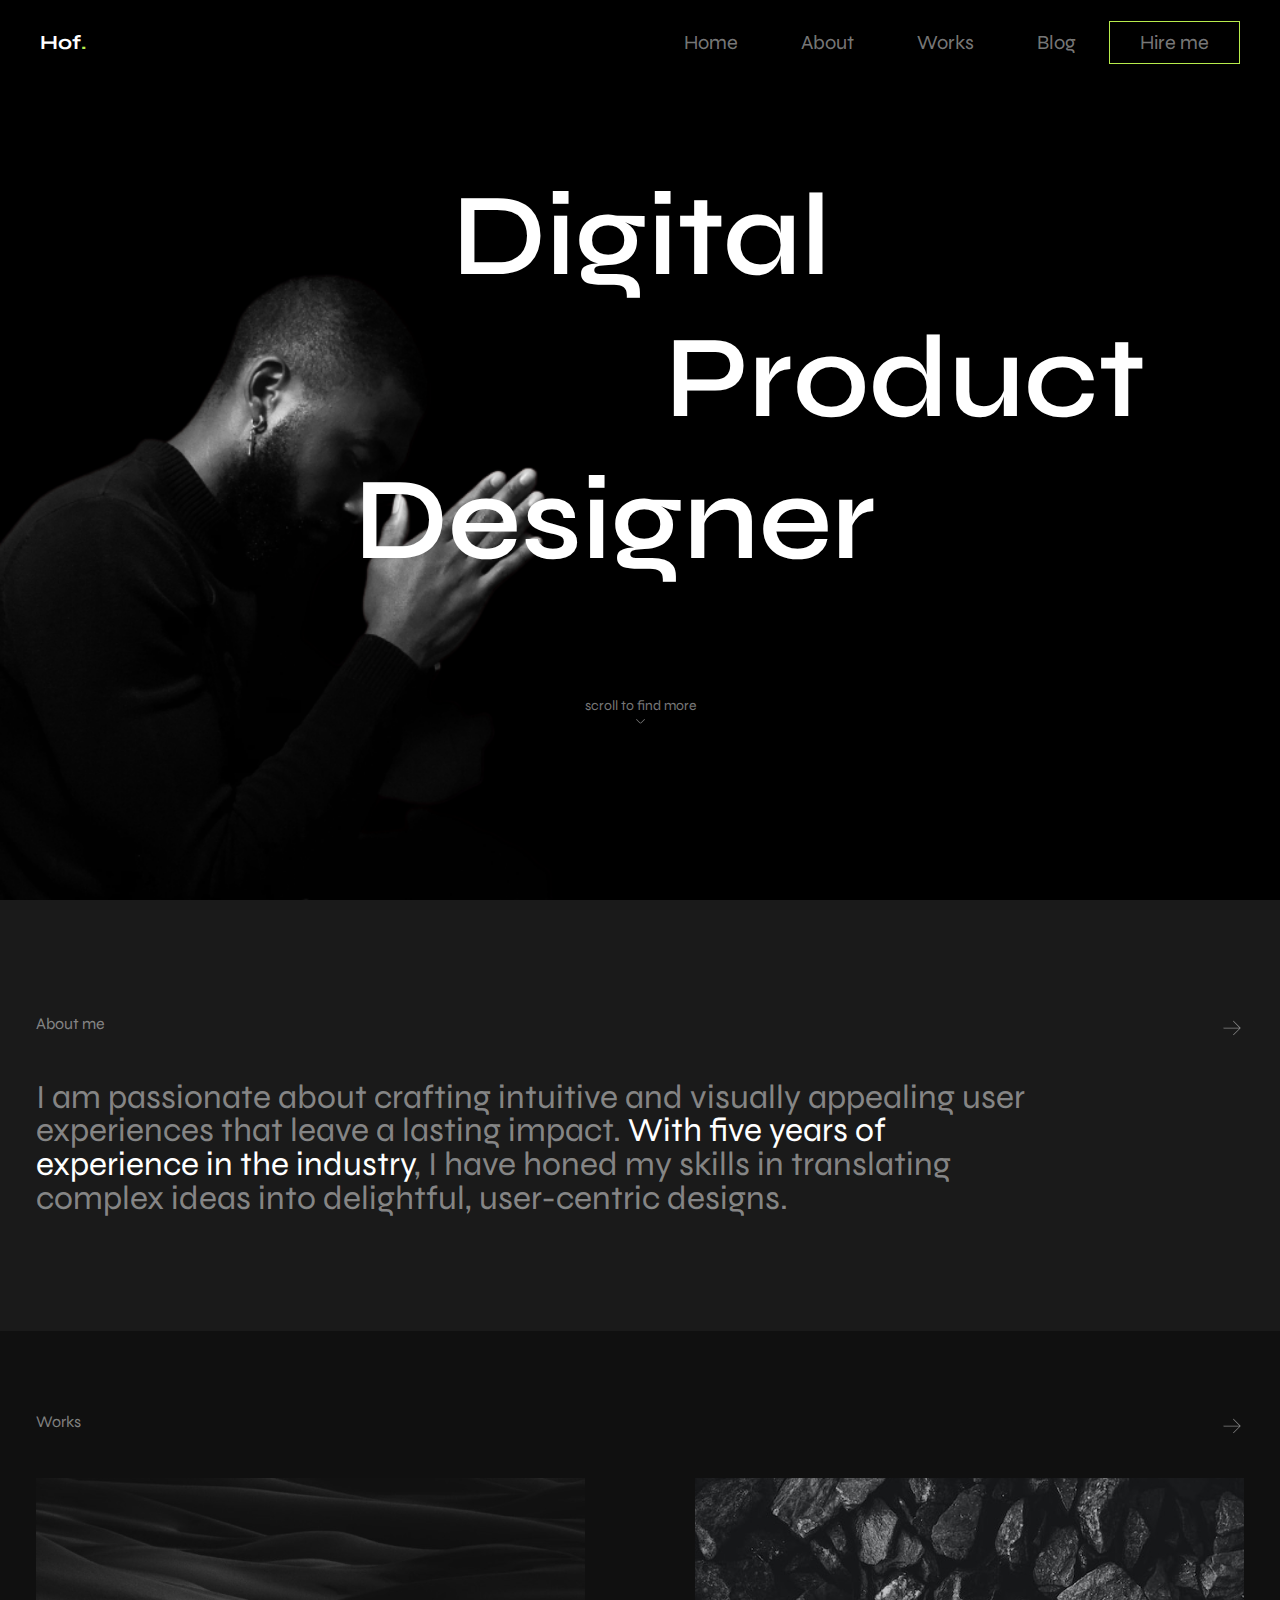
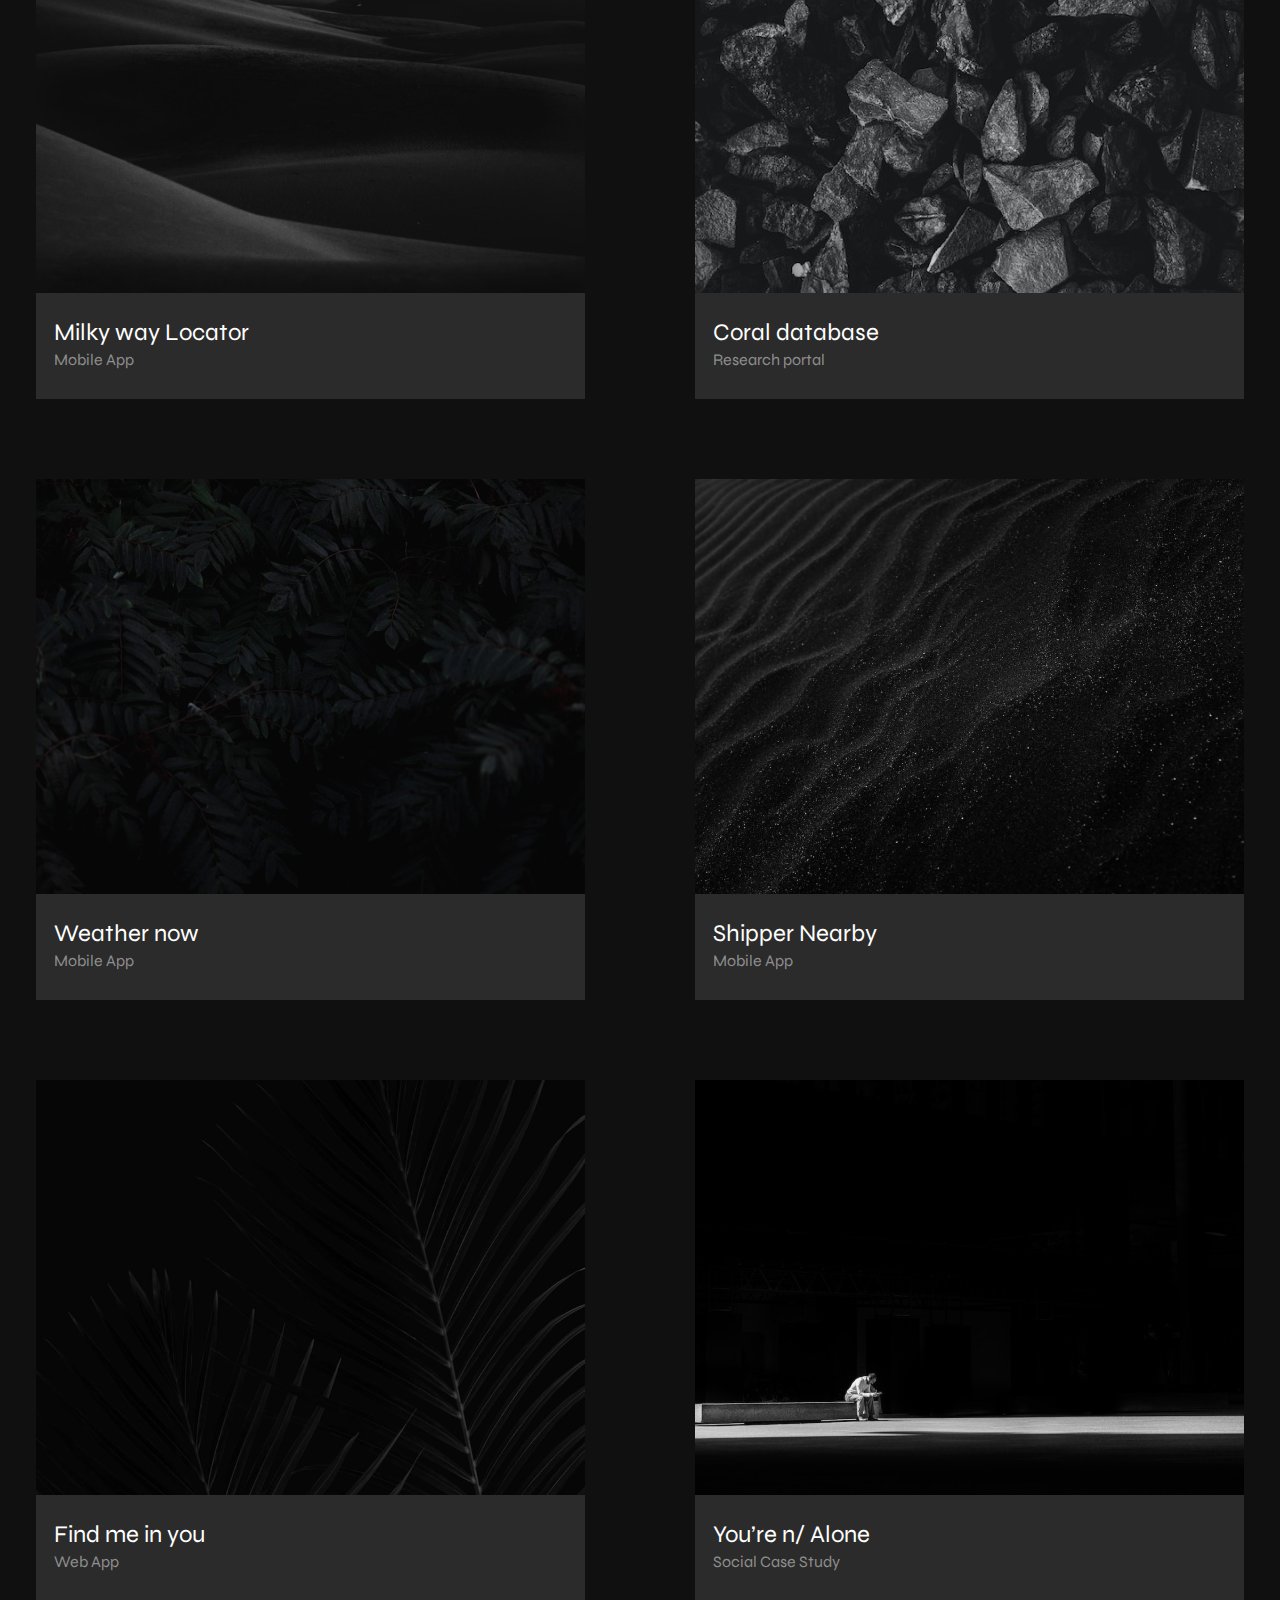
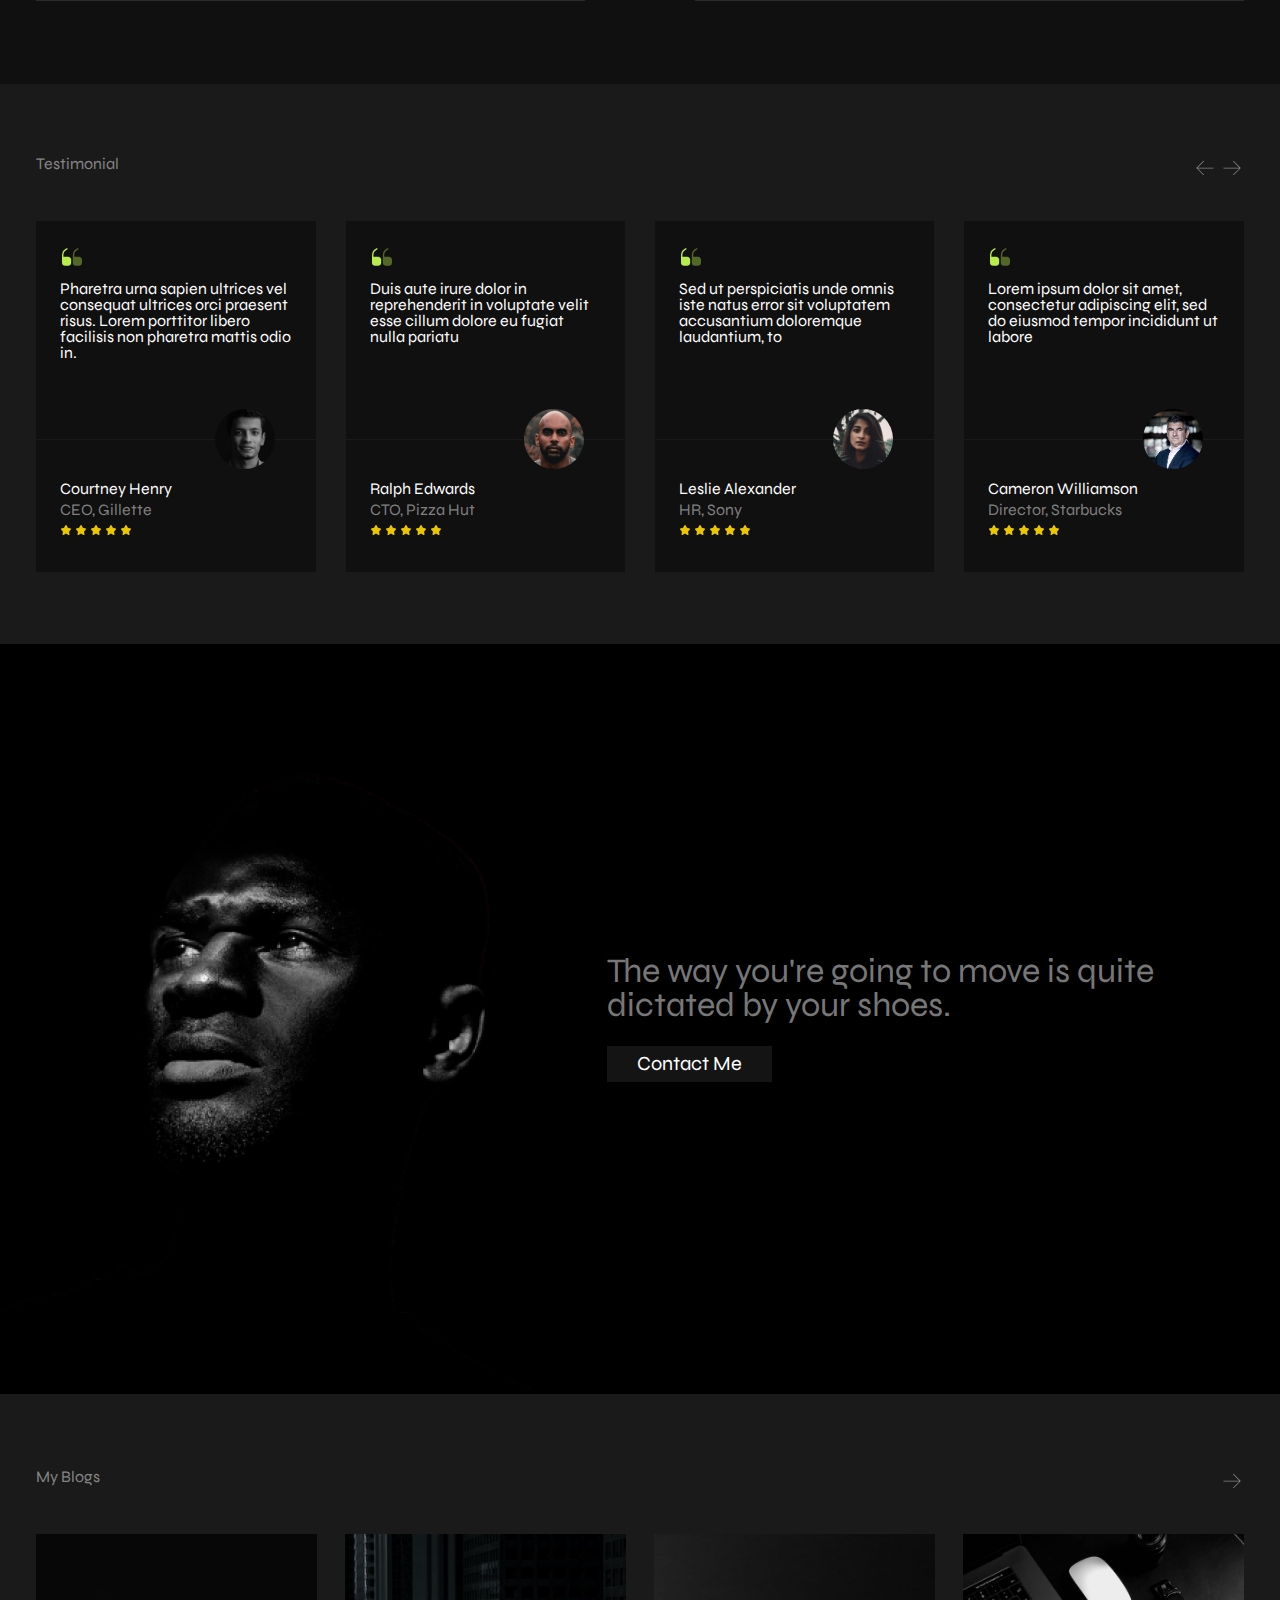
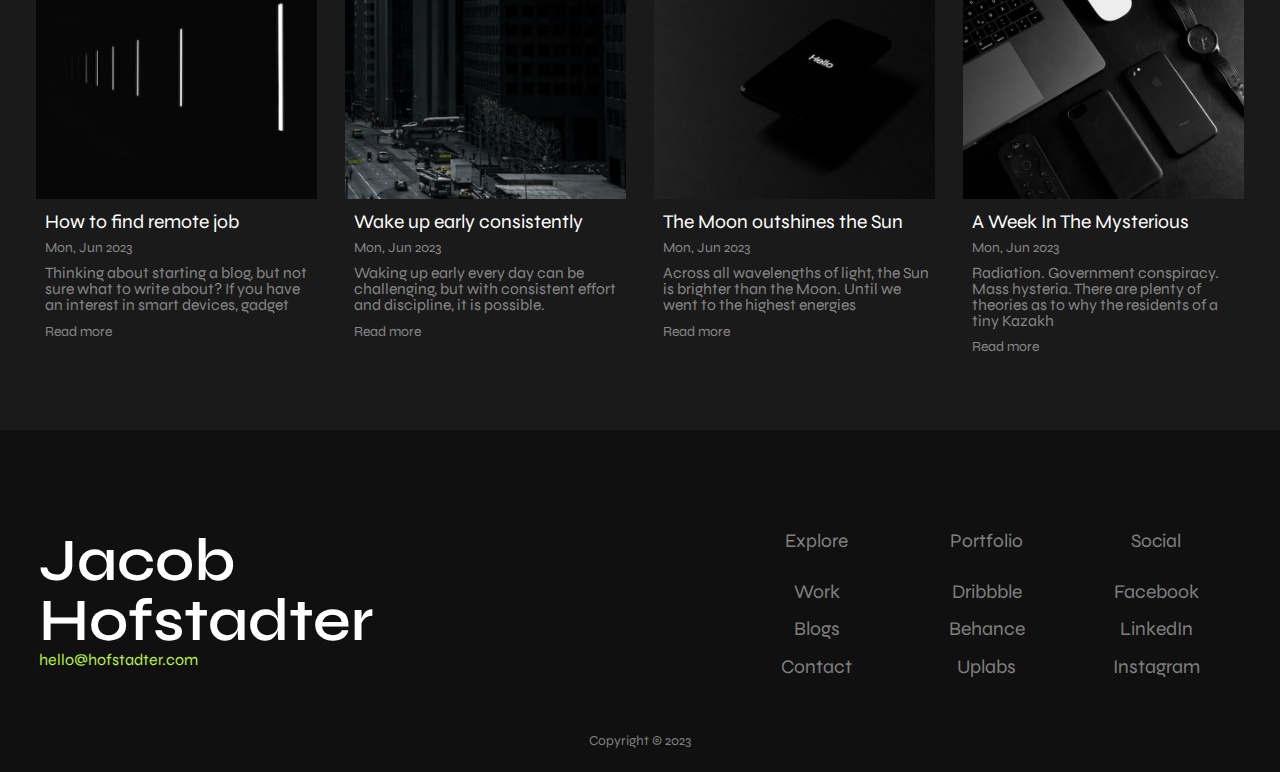
<file: index.html>
<!DOCTYPE html>
<html lang="en">
  <head>
    <meta charset="UTF-8" />
    <meta name="viewport" content="width=device-width, initial-scale=1.0" />
    <link rel="stylesheet" href="css/style.css" />
    <link rel="shortcut icon" href="img/icon.png" type="image/png" />
    <!---Иконка если чё.-->
    <title>Hof.</title>
  </head>
  <body>
    <div class="wrapper">
      <div class="burger__body hide anim-hide">
        <ul class="burger__menu">
          <li class="burger__item">
            <a href="#" class="burger__link">Home</a>
          </li>
          <li class="burger__item">
            <a href="#" class="burger__link">About</a>
          </li>
          <li class="burger__item">
            <a href="#" class="burger__link">Works</a>
          </li>
          <li class="burger__item">
            <a href="#" class="burger__link">Blog</a>
          </li>
          <li class="burger__item">
            <a href="#" class="burger__link">Hire me</a>
          </li>
        </ul>
      </div>
      <header class="header">
        <nav class="header__menu menu">
          <div class="menu__container container">
            <div class="menu__flex-container">
              <a href="#" class="menu__logo"
                >Hof<span class="menu__green-point">.</span></a
              >
              <div class="menu__url">
                <a href="#" class="menu__item">Home</a>
                <a href="#" class="menu__item">About</a>
                <a href="#" class="menu__item">Works</a>
                <a href="#" class="menu__item">Blog</a>
                <a href="#" class="menu__item">Hire me</a>
              </div>
              <button class="menu__burger" id="burger-on">
                <img src="img/introduction/burger.svg" alt="burger-icon" />
              </button>
              <!--  -->
            </div>
          </div>
        </nav>
      </header>
      <main class="main">
        <div class="main__introduction introduction">
          <div class="introduction__container container">
            <div class="introduction__text">Digital</div>
            <div class="introduction__text">Product</div>
            <div class="introduction__text">Designer</div>
            <div class="introduction__more">
              <a href="#yak" class="introduction__url">scroll to find more</a>
              <a href="#yak" class="introduction__url"
                ><img
                  class="introduction__url introduction__url_icon"
                  src="img/introduction/arrow-down.svg"
                  alt="icon"
              /></a>
            </div>
          </div>
        </div>
        <div class="main__about about">
          <!-- Блок скрола -->
          <div class="about__container container">
            <div class="scrolling-line">
              <div class="scrolling-line__flex-container">
                <div class="scrolling-line__text">About me</div>
                <div class="scrolling-line__arrows">
                  <button class="scrolling-line__arrow-right">
                    <img src="img/arrows/right.svg" alt="arrow" />
                  </button>
                </div>
              </div>
            </div>
            <div class="about__text">
              I am passionate about crafting intuitive and visually appealing
              user experiences that leave a lasting impact.
              <span class="about__white-text"
                >With five years of experience in the industry</span
              >, I have honed my skills in translating complex ideas into
              delightful, user-centric designs.
            </div>
          </div>
        </div>
        <div class="main__worcks worcks">
          <div class="worcks__container container">
            <div class="scrolling-line">
              <div class="scrolling-line__flex-container">
                <div class="scrolling-line__text">Works</div>
                <div class="scrolling-line__arrows">
                  <!-- <button class="scrolling-line__arrow-left">
                    <img src="img/arrows/left.svg" alt="arrow" />
                  </button> -->
                  <button class="scrolling-line__arrow-right">
                    <img src="img/arrows/right.svg" alt="arrow" />
                  </button>
                </div>
              </div>
            </div>
            <!-- cont -->
            <div class="worcks__card-container">
              <!-- 11111 -->
              <div class="worcks__card worcks__card_right">
                <div class="worcks__img">
                  <img src="img/worcks_card/Image.png" alt="img" />
                </div>
                <div class="worcks__text">
                  <div class="worcks__title">Milky way Locator</div>
                  <div class="worcks__sub-title">Mobile App</div>
                </div>
              </div>
              <!-- 222222222 -->
              <div class="worcks__card worcks__card_all">
                <div class="worcks__img">
                  <img src="img/worcks_card/coal.png" alt="coal" />
                </div>
                <div class="worcks__text">
                  <div class="worcks__title">Coral database</div>
                  <div class="worcks__sub-title">Research portal</div>
                </div>
              </div>
            </div>
            <!-- cont 222222 -->
            <div class="worcks__card-container">
              <!-- 11111 -->
              <div class="worcks__card worcks__card_all">
                <div class="worcks__img">
                  <img src="img/worcks_card/green.png" alt="green" />
                </div>
                <div class="worcks__text">
                  <div class="worcks__title">Weather now</div>
                  <div class="worcks__sub-title">Mobile App</div>
                </div>
              </div>
              <!-- 222222222 -->
              <div class="worcks__card worcks__card_left">
                <div class="worcks__img">
                  <img src="img/worcks_card/sand.png" alt="sand" />
                </div>
                <div class="worcks__text">
                  <div class="worcks__title">Shipper Nearby</div>
                  <div class="worcks__sub-title">Mobile App</div>
                </div>
              </div>
            </div>
            <!-- cont 33333333 -->
            <div class="worcks__card-container">
              <!-- 11111 -->
              <div class="worcks__card worcks__card_right">
                <div class="worcks__img">
                  <img src="img/worcks_card/green-2.png" alt="green-2" />
                </div>
                <div class="worcks__text">
                  <div class="worcks__title">Find me in you</div>
                  <div class="worcks__sub-title">Web App</div>
                </div>
              </div>
              <!-- 222222222 -->
              <div class="worcks__card worcks__card_all">
                <div class="worcks__img">
                  <img src="img/worcks_card/one.png" alt="one" />
                </div>
                <div class="worcks__text">
                  <div class="worcks__title">You’re n/ Alone</div>
                  <div class="worcks__sub-title">Social Case Study</div>
                </div>
              </div>
            </div>
          </div>
        </div>
        <div class="main__reviews reviews">
          <div class="reviews__container container">
            <div class="scrolling-line">
              <div class="scrolling-line__flex-container">
                <div class="scrolling-line__text">Testimonial</div>
                <div class="scrolling-line__arrows">
                  <button class="scrolling-line__arrow-left">
                    <img src="img/arrows/left.svg" alt="arrow" />
                  </button>
                  <button class="scrolling-line__arrow-right">
                    <img src="img/arrows/right.svg" alt="arrow" />
                  </button>
                </div>
              </div>
            </div>
            <!-- <div class="reviews__scrol"> -->
            <div class="reviews__flex-container">
              <!-- 1111111111 -->
              <div class="reviews__column">
                <div class="reviews__feedback">
                  <div class="reviews__text">
                    <img
                      src="img/reviews_/quote-up.svg"
                      alt="quotation marks"
                      class="reviews__quotation-marks"
                    />
                    Pharetra urna sapien ultrices vel consequat ultrices orci
                    praesent risus. Lorem porttitor libero facilisis non
                    pharetra mattis odio in.
                  </div>
                  <div class="reviews__foto">
                    <hr class="reviews__hr" />
                    <img
                      class="reviews__img-1"
                      src="img/reviews_/Image.svg"
                      alt="foto"
                    />
                  </div>
                  <div class="reviews__profile">
                    <div class="reviews__name">Courtney Henry</div>
                    <div class="reviews__post">CEO, Gillette</div>
                    <div class="reviews__stars">
                      <img
                        src="img/reviews_/star.svg"
                        alt="star"
                        class="reviews__star"
                      />
                      <img
                        src="img/reviews_/star.svg"
                        alt="star"
                        class="reviews__star"
                      />
                      <img
                        src="img/reviews_/star.svg"
                        alt="star"
                        class="reviews__star"
                      />
                      <img
                        src="img/reviews_/star.svg"
                        alt="star"
                        class="reviews__star"
                      />
                      <img
                        src="img/reviews_/star.svg"
                        alt="star"
                        class="reviews__star"
                      />
                    </div>
                  </div>
                </div>
              </div>
              <!-- 222222 -->
              <div class="reviews__column">
                <div class="reviews__feedback">
                  <div class="reviews__text">
                    <img
                      src="img/reviews_/quote-up.svg"
                      alt="quotation marks"
                      class="reviews__quotation-marks"
                    />
                    Duis aute irure dolor in reprehenderit in voluptate velit
                    esse cillum dolore eu fugiat nulla pariatu
                  </div>
                  <div class="reviews__foto">
                    <hr class="reviews__hr" />
                    <img
                      class="reviews__img-1"
                      src="img/reviews_/person-2.svg"
                      alt="foto"
                    />
                  </div>
                  <div class="reviews__profile">
                    <div class="reviews__name">Ralph Edwards</div>
                    <div class="reviews__post">CTO, Pizza Hut</div>
                    <div class="reviews__stars">
                      <img
                        src="img/reviews_/star.svg"
                        alt="star"
                        class="reviews__star"
                      />
                      <img
                        src="img/reviews_/star.svg"
                        alt="star"
                        class="reviews__star"
                      />
                      <img
                        src="img/reviews_/star.svg"
                        alt="star"
                        class="reviews__star"
                      />
                      <img
                        src="img/reviews_/star.svg"
                        alt="star"
                        class="reviews__star"
                      />
                      <img
                        src="img/reviews_/star.svg"
                        alt="star"
                        class="reviews__star"
                      />
                    </div>
                  </div>
                </div>
              </div>
              <!-- 3333333 -->
              <div class="reviews__column">
                <div class="reviews__feedback">
                  <div class="reviews__text">
                    <img
                      src="img/reviews_/quote-up.svg"
                      alt="quotation marks"
                      class="reviews__quotation-marks"
                    />
                    Sed ut perspiciatis unde omnis iste natus error sit
                    voluptatem accusantium doloremque laudantium, to
                  </div>
                  <div class="reviews__foto">
                    <hr class="reviews__hr" />
                    <img
                      class="reviews__img-1"
                      src="img/reviews_/person-3.svg"
                      alt="foto"
                    />
                  </div>
                  <div class="reviews__profile">
                    <div class="reviews__name">Leslie Alexander</div>
                    <div class="reviews__post">HR, Sony</div>
                    <div class="reviews__stars">
                      <img
                        src="img/reviews_/star.svg"
                        alt="star"
                        class="reviews__star"
                      />
                      <img
                        src="img/reviews_/star.svg"
                        alt="star"
                        class="reviews__star"
                      />
                      <img
                        src="img/reviews_/star.svg"
                        alt="star"
                        class="reviews__star"
                      />
                      <img
                        src="img/reviews_/star.svg"
                        alt="star"
                        class="reviews__star"
                      />
                      <img
                        src="img/reviews_/star.svg"
                        alt="star"
                        class="reviews__star"
                      />
                    </div>
                  </div>
                </div>
              </div>
              <!-- 4444444 -->
              <div class="reviews__column">
                <div class="reviews__feedback">
                  <div class="reviews__text">
                    <img
                      src="img/reviews_/quote-up.svg"
                      alt="quotation marks"
                      class="reviews__quotation-marks"
                    />
                    Lorem ipsum dolor sit amet, consectetur adipiscing elit, sed
                    do eiusmod tempor incididunt ut labore
                  </div>
                  <div class="reviews__foto">
                    <hr class="reviews__hr" />
                    <img
                      class="reviews__img-1"
                      src="img/reviews_/person-4.svg"
                      alt="foto"
                    />
                  </div>
                  <div class="reviews__profile">
                    <div class="reviews__name">Cameron Williamson</div>
                    <div class="reviews__post">Director, Starbucks</div>
                    <div class="reviews__stars">
                      <img
                        src="img/reviews_/star.svg"
                        alt="star"
                        class="reviews__star"
                      />
                      <img
                        src="img/reviews_/star.svg"
                        alt="star"
                        class="reviews__star"
                      />
                      <img
                        src="img/reviews_/star.svg"
                        alt="star"
                        class="reviews__star"
                      />
                      <img
                        src="img/reviews_/star.svg"
                        alt="star"
                        class="reviews__star"
                      />
                      <img
                        src="img/reviews_/star.svg"
                        alt="star"
                        class="reviews__star"
                      />
                    </div>
                  </div>
                </div>
              </div>
            </div>
            <!-- </div> -->
          </div>
        </div>
        <div class="main__move move">
          <div class="move__container container">
            <img class="move__human" src="img/move/human.png" alt="human" />
            <div class="move__text">
              <div class="move__hidden-text">
                A shoe is not only a design, but it's a part of your body
                language, the way you walk.
              </div>
              <div class="move__plain-text">
                The way you're going to move is quite dictated by your shoes.
              </div>
              <a class="move__contact-button" href="#">Contact Me</a>
            </div>
          </div>
        </div>
        <a name="yak" href=""></a>
        <div class="main__blogs blogs">
          <div class="blogs__container container">
            <div class="scrolling-line">
              <div class="scrolling-line__flex-container">
                <div class="scrolling-line__text">My Blogs</div>
                <div class="scrolling-line__arrows">
                  <!-- <button class="scrolling-line__arrow-left">
                    <img src="img/arrows/left.svg" alt="arrow" />
                  </button> -->
                  <button class="scrolling-line__arrow-right">
                    <img src="img/arrows/right.svg" alt="arrow" />
                  </button>
                </div>
              </div>
            </div>
            <div class="blogs__flex-container">
              <!-- 11111111111 -->
              <div class="blogs__column">
                <div class="blogs__blog-card">
                  <img
                    class="blogs__img"
                    src="img/blogs_card/01.png"
                    alt="black-fone"
                  />
                  <div class="blogs__all-text">
                    <div class="blogs__title">How to find remote job</div>
                    <div class="blogs__date">Mon, Jun 2023</div>
                    <div class="blogs__text">
                      Thinking about starting a blog, but not sure what to write
                      about? If you have an interest in smart devices, gadget
                    </div>
                    <a href="#" class="blogs__url">Read more</a>
                  </div>
                </div>
              </div>
              <!-- 22222222222 -->
              <div class="blogs__column">
                <div class="blogs__blog-card">
                  <img
                    class="blogs__img"
                    src="img/blogs_card/02.png"
                    alt="black-fone"
                  />
                  <div class="blogs__all-text">
                    <div class="blogs__title">Wake up early consistently</div>
                    <div class="blogs__date">Mon, Jun 2023</div>
                    <div class="blogs__text">
                      Waking up early every day can be challenging, but with
                      consistent effort and discipline, it is possible.
                    </div>
                    <a href="#" class="blogs__url">Read more</a>
                  </div>
                </div>
              </div>
              <!-- 33333333 -->
              <div class="blogs__column">
                <div class="blogs__blog-card">
                  <img
                    class="blogs__img"
                    src="img/blogs_card/03.png"
                    alt="black-fone"
                  />
                  <div class="blogs__all-text">
                    <div class="blogs__title">The Moon outshines the Sun</div>
                    <div class="blogs__date">Mon, Jun 2023</div>
                    <div class="blogs__text">
                      Across all wavelengths of light, the Sun is brighter than
                      the Moon. Until we went to the highest energies
                    </div>
                    <a href="#" class="blogs__url">Read more</a>
                  </div>
                </div>
              </div>
              <!-- 444444444 -->
              <div class="blogs__column">
                <div class="blogs__blog-card">
                  <img
                    class="blogs__img"
                    src="img/blogs_card/04.png"
                    alt="black-fone"
                  />
                  <div class="blogs__all-text">
                    <div class="blogs__title">A Week In The Mysterious</div>
                    <div class="blogs__date">Mon, Jun 2023</div>
                    <div class="blogs__text">
                      Radiation. Government conspiracy. Mass hysteria. There are
                      plenty of theories as to why the residents of a tiny
                      Kazakh
                    </div>
                    <a href="#" class="blogs__url">Read more</a>
                  </div>
                </div>
              </div>
            </div>
          </div>
        </div>
      </main>
      <footer class="footer">
        <div class="footer__info info">
          <div class="info__container container">
            <div class="info__flex-container">
              <div class="info__author">
                <div class="info__name">Jacob Hofstadter</div>
                <a class="info__mail" href="mailto:hello@hofstadter.com">
                  hello@hofstadter.com
                </a>
              </div>
              <div class="info__links">
                <div class="info__flex-container info__flex-container_url">
                  <div class="info__column">
                    <div class="info__title">Explore</div>
                    <a href="#" class="info__url">Work</a>
                    <a href="#" class="info__url">Blogs</a>
                    <a href="#" class="info__url">Contact</a>
                  </div>
                  <div class="info__column">
                    <div class="info__title">Portfolio</div>
                    <a href="#" class="info__url">Dribbble</a>
                    <a href="#" class="info__url">Behance</a>
                    <a href="#" class="info__url">Uplabs</a>
                  </div>
                  <div class="info__column">
                    <div class="info__title">Social</div>
                    <a href="#" class="info__url">Facebook</a>
                    <a href="#" class="info__url">LinkedIn</a>
                    <a href="#" class="info__url">Instagram</a>
                  </div>
                </div>
              </div>
            </div>
          </div>
        </div>
        <div class="footer__copyright copyright">
          <div class="copyright__container container">
            <div class="copyright__text">Copyright © 2023</div>
          </div>
        </div>
      </footer>
      <script src="js/script.js"></script>
    </div>
  </body>
</html>
</file>
<file: css/style.css>
@import url("https://fonts.googleapis.com/css2?family=Syne:wght@400;600;700&display=swap");
* {
  padding: 0;
  margin: 0;
  border: 0;
}

*,
*::before,
*:after {
  box-sizing: border-box;
}

:focus,
:active {
  outline: none;
}

a:focus,
a:active {
  display: inline;
}

nav,
footer,
header,
aside {
  display: block;
}

html,
body {
  height: 100%;
  width: 100%;
  font-size: 100%;
  line-height: 1;
  font-size: 16px;
  -ms-text-size-adjust: 100%;
  -moz-text-size-adjust: 100%;
  -webkit-text-size-adjust: 100%;
}

input,
button,
textarea {
  font-family: inherit;
}

input::-ms-clear {
  display: none;
}

button {
  cursor: pointer;
}

button::-moz-focus-inner {
  padding: 0;
  border: 0;
}

a,
a:visited {
  text-decoration: none;
}

a,
a:hover {
  text-decoration: none;
}

ul,
ul {
  list-style: none;
}

h1,
h2,
h3,
h4,
h5,
h6 {
  font-size: inherit;
  font-weight: 400;
}

@keyframes show {
  from {
    transform: translateX(100%);
    transform-origin: top left;
  }
  to {
    transform: translateX(0);
  }
}
@keyframes hide {
  from {
    transform: translateX(0);
    transform-origin: top left;
  }
  to {
    transform: translateX(100%);
  }
}
.anim-show {
  animation: show 0.8s;
}

.anim-hide {
  animation: hide 0.8s;
}

.burger__body {
  position: absolute;
  left: 0;
  top: 70px;
  width: 100%;
  height: calc(100vh - 70px);
  background: #1a1a1a;
}
.burger__exit-btn {
  background: #fff;
  border-radius: 50%;
  width: 36px;
  height: 36px;
}
.burger__menu {
  display: flex;
  flex-direction: column;
  height: 100%;
  justify-content: space-around;
  align-items: center;
}
.burger__link {
  color: rgba(255, 255, 255, 0.48);
  font-size: 30px;
}
.burger__item {
  align-items: center;
}

html,
body {
  position: relative;
  font-family: "Syne", sans-serif;
  background: #1a1a1a;
  color: rgba(255, 255, 255, 0.48);
}

.wrapper {
  display: flex;
  flex-direction: column;
  min-height: 100%;
  overflow: hidden;
  position: relative;
}

.main {
  flex: 1 1 auto;
}

.container {
  margin: 0px auto;
  max-width: 1440px;
}

.hide {
  display: none;
}

.lock {
  overflow: hidden;
}

.menu {
  background: #000000;
  padding: 33px 40px;
}
@media (max-width: 768px) {
  .menu {
    padding: 17px 16px;
  }
}
.menu .menu__flex-container {
  display: flex;
  justify-content: space-between;
}
.menu__logo {
  display: flex;
  align-items: center;
  font-size: 20px;
  color: #fff;
  font-weight: 700;
}
.menu__green-point {
  color: #b8ec4c;
  font-size: 20px;
  font-weight: 700;
}
.menu__item {
  margin: 8px 30px;
  color: rgba(255, 255, 255, 0.48);
  font-size: 20px;
  transition: 0.3s;
}
.menu__item:hover {
  color: #c0c0c0;
}
.menu__item:last-child {
  border: 1px solid #b8ec4c;
  padding: 8px 30px;
  margin: 0;
}
.menu__item:last-child:hover {
  color: #000000;
  background-color: #b8ec4c;
}
@media (max-width: 768px) {
  .menu__item {
    display: none;
  }
}
.menu__burger {
  height: 36px;
  width: 36px;
  background-color: transparent;
}
@media (min-width: 768px) {
  .menu__burger {
    display: none;
  }
}

.introduction {
  background: #000000 url("../img/introduction/main_hero.png") no-repeat bottom left;
  height: calc(100vh - 86px);
  background-size: auto 714px;
  padding: 85px 0 58px 0;
}
@media (max-width: 1440px) {
  .introduction {
    background-size: auto calc(441px + 273 * (100vw - 390px) / 1010);
  }
}
@media (max-width: 1440px) {
  .introduction {
    padding-top: calc(47px + 38 * (100vw - 390px) / 1050);
    padding-bottom: calc(24px + 34 * (100vw - 390px) / 1050);
  }
}
.introduction__text {
  color: #fff;
  font-size: 128px;
  font-weight: 600;
  line-height: 151px;
}
@media (max-width: 1440px) {
  .introduction__text {
    font-size: calc(50px + 78 * (100vw - 320px) / 1120);
    line-height: calc(70px + 81 * (100vw - 320px) / 1080);
  }
}
.introduction__text:first-child {
  margin: 0 0px 0px 525px;
}
@media (max-width: 1440px) {
  .introduction__text:first-child {
    margin-left: calc(16px + 509 * (100vw - 320px) / 1120);
  }
}
.introduction__text:nth-child(2) {
  margin: 0 0 0 757px;
}
@media (max-width: 1440px) {
  .introduction__text:nth-child(2) {
    margin-left: calc(110px + 647 * (100vw - 320px) / 1120);
  }
}
.introduction__text:nth-child(3) {
  margin: 0 0 107px 410px;
}
@media (max-width: 1440px) {
  .introduction__text:nth-child(3) {
    margin-left: calc(16px + 394 * (100vw - 320px) / 1120);
  }
}
@media (max-width: 768px) {
  .introduction__text:nth-child(3) {
    margin-bottom: 295px;
  }
}
.introduction__more {
  width: 111px;
  height: 33px;
  margin: 0 auto;
  display: flex;
  flex-direction: column;
  align-items: center;
  justify-content: space-around;
}
.introduction__url {
  color: rgba(255, 255, 255, 0.48);
  font-size: 14px;
  transition: 0.3s;
}
.introduction__url:hover {
  color: rgb(224, 224, 224);
}

.about {
  padding: 130px 40px;
}
@media (max-width: 1440px) {
  .about {
    padding: calc(40px + 90 * (100vw - 390px) / 1050) calc(16px + 24 * (100vw - 390px) / 1050);
  }
}
.about__text {
  color: rgba(255, 255, 255, 0.48);
  font-size: 36px;
  padding: 0 230px 0 0;
}
@media (max-width: 1440px) {
  .about__text {
    font-size: calc(20px + 16 * (100vw - 390px) / 1050);
    padding-right: calc(1px + 229 * (100vw - 390px) / 1050);
  }
}
.about__white-text {
  color: #fff;
}

.scrolling-line {
  margin: 0 0 40px 0;
}
@media (max-width: 1440px) {
  .scrolling-line {
    margin-bottom: calc(18px + 22 * (100vw - 390px) / 1050);
  }
}
.scrolling-line__flex-container {
  display: flex;
  justify-content: space-between;
}
.scrolling-line__text {
  color: rgba(255, 255, 255, 0.48);
  font-size: 16px;
}
.scrolling-line__arrow-right {
  background: transparent;
}
.scrolling-line__arrow-left {
  background: transparent;
}

.worcks {
  background: #101010;
  padding: 90px 40px;
}
@media (max-width: 1440px) {
  .worcks {
    padding: calc(40px + 50 * (100vw - 390px) / 1050) calc(16px + 24 * (100vw - 390px) / 1050);
  }
}
.worcks__card-container {
  display: flex;
  justify-content: space-between;
  max-width: 1244px;
}
@media (max-width: 1015px) {
  .worcks__card-container {
    flex-direction: column;
    align-items: center;
  }
}
.worcks__card-container:nth-child(3) {
  padding: 0 0 0 153px;
  max-width: 1397px;
}
@media (max-width: 1400px) {
  .worcks__card-container:nth-child(3) {
    padding-left: 50px;
  }
}
@media (max-width: 1340px) {
  .worcks__card-container:nth-child(3) {
    padding-left: 0px;
  }
}
.worcks__card-container:not(:last-child) {
  margin: 0 0 80px 0;
}
@media (max-width: 1100px) {
  .worcks__card-container:not(:last-child) {
    margin: 0 0 18px 0;
  }
}
.worcks__card {
  background: #2b2b2b;
  display: inline-block;
}
@media (max-width: 1180px) {
  .worcks__card {
    max-width: 500px;
  }
}
@media (max-width: 1080px) {
  .worcks__card {
    max-width: 470px;
  }
}
@media (max-width: 1015px) {
  .worcks__card {
    max-width: 700px;
  }
}
@media (max-width: 1014px) {
  .worcks__card:not(:last-child) {
    margin-bottom: 18px;
  }
}
.worcks__card img {
  width: 100%;
}
.worcks__text {
  padding: 25px 0 25px 18px;
}
.worcks__title {
  color: #fff;
  font-size: 24px;
}
@media (max-width: 1100px) {
  .worcks__title {
    font-size: calc(20px + 4 * (100vw - 390px) / 1050);
  }
}
.worcks__sub-title {
  color: rgba(255, 255, 255, 0.48);
  line-height: 29px;
}

.reviews {
  padding: 78px 40px;
  color: #fff;
}
@media (max-width: 1440px) {
  .reviews {
    padding: calc(40px + 38 * (100vw - 390px) / 1050) calc(16px + 24 * (100vw - 390px) / 1050) calc(40px + 38 * (100vw - 390px) / 1050) calc(16px + 24 * (100vw - 390px) / 1050);
  }
}
.reviews__flex-container {
  display: flex;
  margin: 0 -15px;
  flex-wrap: wrap;
}
.reviews__column {
  flex: 0 0 25%;
  padding: 0 15px;
}
@media (max-width: 1100px) {
  .reviews__column {
    flex: 0 1 50%;
    margin: 0 0 20px 0;
  }
}
@media (max-width: 640px) {
  .reviews__column {
    flex: 0 1 100%;
    padding: 0 15px;
  }
}
.reviews__feedback {
  height: 100%;
  padding: 24px 0 28px;
  background: #101010;
}
.reviews__text {
  margin: 0 24px 24px 24px;
  max-width: 270px;
  height: 140px;
}
.reviews__quotation-marks {
  display: block;
  margin: 0 0 12px 0;
}
.reviews__foto {
  display: flex;
  justify-content: flex-end;
  margin: 0 0 12px 0;
  background: linear-gradient();
  position: relative;
}
.reviews__foto img {
  margin: 0 41px 0 0;
  position: relative;
}
.reviews__hr {
  width: 100%;
  height: 1px;
  background: #1a1a1a;
  position: absolute;
  top: 50%;
}
.reviews__profile > * {
  margin: 0 0 5px 24px;
}
.reviews__post {
  color: rgba(255, 255, 255, 0.48);
}

.move {
  background: #000000;
  overflow: hidden;
}
.move__container {
  position: relative;
}
@media (max-width: 965px) {
  .move {
    padding-bottom: 43px;
  }
}
.move__human {
  vertical-align: top;
}
@media (max-width: 1173px) {
  .move__human {
    max-width: 530px;
  }
}
@media (max-width: 965px) {
  .move__human {
    max-width: 458px;
    display: block;
    margin: -70px auto 0 auto;
  }
}
@media (max-width: 485px) {
  .move__human {
    max-width: 358px;
  }
}
.move__text {
  vertical-align: top;
  display: inline-block;
  margin: 310px 0 292px 30px;
  max-width: 665px;
}
@media (max-width: 1288px) {
  .move__text {
    max-width: 565px;
    margin-left: 15px;
  }
}
@media (max-width: 1173px) {
  .move__text {
    margin-left: 0px;
    margin-top: 290px;
    max-width: 430px;
    text-align: center;
  }
}
@media (max-width: 965px) {
  .move__text {
    display: block;
    max-width: 530px;
    margin: -90px auto 0 auto;
  }
}
@media (max-width: 765px) {
  .move__text {
    margin-top: -110px;
  }
}
@media (max-width: 485px) {
  .move__text {
    max-width: 358px;
    margin-top: -85px;
  }
}
.move__hidden-text {
  color: #fff;
  text-align: center;
  font-size: calc(20px + 10 * (100vw - 390px) / 1050);
}
@media (min-width: 965px) {
  .move__hidden-text {
    display: none;
  }
}
.move__plain-text {
  display: inline-block;
  color: rgba(255, 255, 255, 0.48);
  font-size: 36px;
  margin: 0 0 24px 0;
}
@media (max-width: 1440px) {
  .move__plain-text {
    font-size: calc(24px + 12 * (100vw - 390px) / 1050);
  }
}
.move__contact-button {
  color: #fff;
  font-size: 20px;
  background: rgba(255, 255, 255, 0.08);
  padding: 8px 30px;
  display: inline-block;
  transition: background-color 0.3s;
}
.move__contact-button:hover {
  background: #c0c0c0;
  color: #1a1a1a;
}
.move__contact-button:focus {
  display: inline-block;
}
.move__contact-button:active {
  display: inline-block;
}

.blogs {
  padding: 80px 40px;
}
@media (max-width: 1440px) {
  .blogs {
    padding: calc(50px + 30 * (100vw - 390px) / 1050) calc(15px + 25 * (100vw - 390px) / 1050);
  }
}
@media (max-width: 1100px) {
  .blogs {
    padding-bottom: 0px;
  }
}
.blogs__flex-container {
  display: flex;
  margin: 0 -15px;
  flex-wrap: wrap;
}
@media (max-width: 1440px) {
  .blogs__flex-container {
    margin: 0 calc(-8px + -7 * (100vw - 390px) / 1050);
  }
}
.blogs__column {
  flex: 0 1 25%;
  padding: 0 15px;
}
@media (max-width: 1440px) {
  .blogs__column {
    padding: 0 calc(8px + 7 * (100vw - 390px) / 1050);
  }
}
@media (max-width: 1100px) {
  .blogs__column {
    flex: 0 1 50%;
    margin-bottom: 40px;
  }
}
.blogs__blog-card {
  max-width: 100%;
}
.blogs__img {
  margin-bottom: 10px;
  width: 100%;
}
.blogs__all-text {
  margin-left: 9px;
  max-width: 300px;
}
.blogs__all-text > *:not(:last-child) {
  margin-bottom: 10px;
}
.blogs__title {
  color: #fff;
  font-size: 20px;
}
@media (max-width: 1440px) {
  .blogs__title {
    font-size: calc(16px + 4 * (100vw - 390px) / 1050);
  }
}
.blogs__date {
  font-size: 14px;
}
.blogs__text {
  font-size: 16px;
}
@media (max-width: 1440px) {
  .blogs__text {
    font-size: calc(14px + 2 * (100vw - 390px) / 1050);
  }
}
.blogs__url {
  color: rgba(255, 255, 255, 0.48);
  font-size: 14px;
  transition: 0.3s;
}
.blogs__url:hover {
  color: rgb(0, 142, 0);
}

.info {
  background: #101010;
  padding: 111px 40px 60px 40px;
}
@media (max-width: 1440px) {
  .info {
    padding: calc(47px + 64 * (100vw - 390px) / 1050) calc(34px + 6 * (100vw - 390px) / 1050) 40px;
  }
}
.info__flex-container {
  display: flex;
  justify-content: space-between;
}
@media (max-width: 900px) {
  .info__flex-container {
    flex-direction: column;
  }
}
.info__flex-container_url {
  flex-direction: row;
}
.info__name {
  color: #fff;
  font-size: 64px;
  font-weight: 600;
  max-width: 443px;
}
@media (max-width: 1440px) {
  .info__name {
    font-size: calc(40px + 24 * (100vw - 390px) / 1050);
  }
}
.info__column {
  flex: 0 1 33.333%;
  display: flex;
  flex-direction: column;
}
.info__author {
  margin: 0 295px 0 0;
}
@media (max-width: 1440px) {
  .info__author {
    margin-right: calc(0px + 295 * (100vw - 390px) / 1050);
  }
}
@media (max-width: 1100px) {
  .info__author {
    margin-right: 0;
  }
}
@media (max-width: 900px) {
  .info__author {
    margin: 0 auto 40px auto;
    text-align: center;
  }
}
.info__mail {
  color: #b8ec4c;
  font-size: 16px;
  transition: 0.3s;
}
.info__mail:hover {
  color: #78aa13;
}
.info__links {
  flex: 1 1 auto;
}
.info__title {
  margin: 0 auto 32px auto;
}
@media (max-width: 1440px) {
  .info__title {
    font-size: calc(14px + 6 * (100vw - 390px) / 1050);
  }
}
.info__url {
  color: rgba(255, 255, 255, 0.48);
  font-size: 20px;
  margin: 0 auto 18px auto;
  transition: 0.3s;
}
@media (max-width: 1440px) {
  .info__url {
    font-size: calc(16px + 4 * (100vw - 390px) / 1050);
  }
}
.info__url:hover {
  color: #c0c0c0;
}

.copyright {
  background: #101010;
}
.copyright__text {
  text-align: center;
  font-size: 14px;
  padding-bottom: 24px;
}
@media (max-width: 1440px) {
  .copyright__text {
    font-size: calc(12px + 2 * (100vw - 390px) / 1050);
  }
}
</file>
